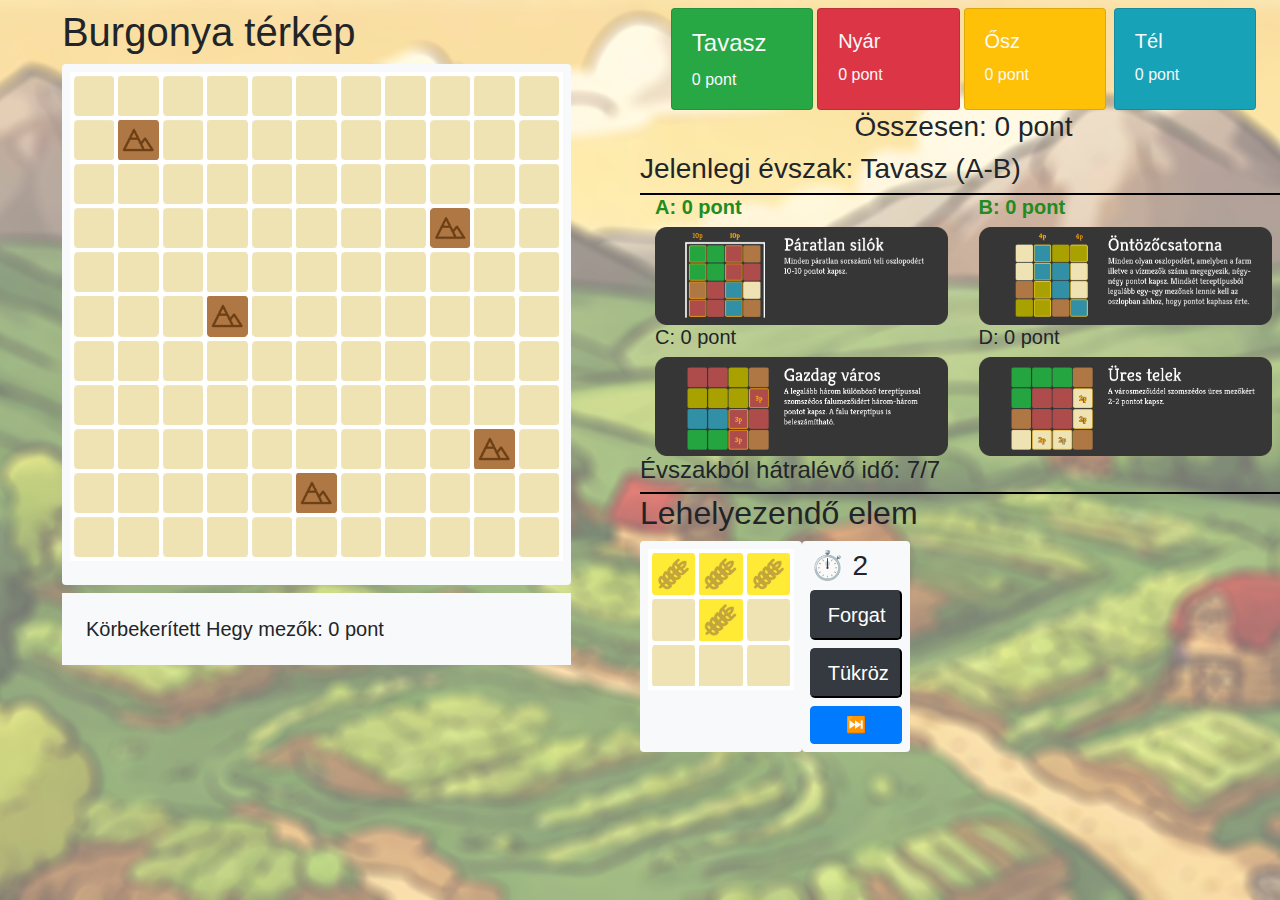
<file: index.html>
<!DOCTYPE html>
<html lang="en">
<head>
    <meta charset="UTF-8">
    <meta name="viewport" content="width=device-width, initial-scale=1.0">
    <title>Burgonya térkép</title>
    
    
    <link rel="stylesheet" href="https://cdn.jsdelivr.net/npm/bootstrap@4.3.1/dist/css/bootstrap.min.css" integrity="sha384-ggOyR0iXCbMQv3Xipma34MD+dH/1fQ784/j6cY/iJTQUOhcWr7x9JvoRxT2MZw1T" crossorigin="anonymous">

    <link rel="stylesheet" href="index.css">

</head>
<body>
    <div id="end" class="bg-success text-light text-center"></div>
    
    <div class="m-3 m-xl-2">
        <div class="row">
            <div class="col-12 col-xl-5 mx-auto">
                <h1>Burgonya térkép</h1>
                <div class="bg-light rounded p-2 mb-2">
                    <table id="board" class="table"></table>
                </div>
                <div class="p-4 bg-light">
                    <h5 id="missionMountains" class="my-auto">Körbekerített Hegy mezők: 0 pont</h5>
                </div>
            </div>
            <div class="col-12 col-xl-6 col-xxl-4">
                <div class="row justify-content-center">
                        <div class="card text-light bg-success mx-1" style="width: 22%;">
                            <div class="card-body">
                            <h4 class="card-title">Tavasz</h4>
                            <h6 class="card-text" id="s0Display">0 pont</h6>
                            </div>
                        </div>
                        <div class="card text-light bg-danger m-x1" style="width: 22%;">
                            <div class="card-body">
                            <h5 class="card-title">Nyár</h5>
                            <h6 class="card-text" id="s1Display">0 pont</h6>
                            </div>
                        </div>
                        <div class="card text-light bg-warning mx-1" style="width: 22%;">
                            <div class="card-body">
                            <h5 class="card-title">Ősz</h5>
                            <h6 class="card-text" id="s2Display">0 pont</h6>
                            </div>
                        </div>
                        <div class="card text-light bg-info mx-1" style="width: 22%;">
                            <div class="card-body">
                            <h5 class="card-title">Tél</h5>
                            <h6 class="card-text" id="s3Display">0 pont</h6>
                            </div>
                        </div>
                        <h3 id="gameScoreDisplay" class="mx-auto">Összesen: 0 pont</h3>
                    
                </div>
                <div class="row bb">
                    <h3>Jelenlegi évszak: <span id="seasonDisplay"></span></h3>
                </div>
                <div class="row" id="missionsDisplay">
                    <!--
                    <div class="col-6">
                        <h4 id="missionA">A: 0 pont</h4>
                        <img src="assets/missions_hun/hatarvidek.png" class="img-fluid">

                        <h4 id="missionC">C: 0 pont</h4>
                        <img src="assets/missions_hun/erdoszele.png" class="img-fluid">
                    </div>
                    <div class="col-6">
                        <h4 id="missionB">B: 0 pont</h4>
                        <img src="assets/missions_hun/almosvolgy.png" class="img-fluid">

                        <h4 id="missionD">D: 0 pont</h4>
                        <img src="assets/missions_hun/krumpliontozes.png" class="img-fluid">
                    </div>
                    -->
                </div>
                <div class="row bb">
                    <h4>Évszakból hátralévő idő: <span id="elapsedTimeDisplay">7</span>/7</h4>
                </div>
                <div class="row"> <h2 >Lehelyezendő elem</h2> </div>
               
                <div class="row ">
                    <div class="col-6 col-xl-3 p-2 bg-light rounded" >
                        <table id="elementDisplay" class="table"></table>
                        
                        
                    </div>
                    <div class="col-6 col-xl-2 p-2 bg-light rounded">
                            <h3 class="">⏱ <span id="timeDisplay"></span></h3>
                            <button id="rotate" class="button btn-block btn-lg btn-dark mx-1 mx-auto">Forgat</button>
                            <button id="mirror" class="button btn-block btn-lg btn-dark mx-1 mx-auto">Tükröz</button>
                            <button id="skip" class="button btn btn-block btn-primary mx-1 mx-auto">⏭</button>
                    </div>
                    
                    
                    
                </div>
                
            </div>
        </div>
    </div>
    
    

    <script src="script.js"></script>
</body>
</html>
</file>
<file: index.css>
td,tr{
    border: 4px solid white;
    
}

table{
    aspect-ratio: 1/1;
}

td{
    /*background-color: rgb(239,226,179);*/
    background-image: url("./assets/tiles/base_tile.png");
    background-position: center;
    background-size:cover;
    width: 30px;
    height: 30px;
}
.m{
    /*background-color: rgb(174,119,68);*/
    background-image: url("./assets/tiles/mountain_tile.png");
    
}
.b{
    background-image: url("./assets/tiles/base_tile.png");
}
.w{
    /*background-color: rgb(89,210,236);*/
    background-image: url("./assets/tiles/water_tile.png");
}
.fo{
    background-image: url("./assets/tiles/forest_tile.png");
}
.fa{
    background-image: url("./assets/tiles/plains_tile.png");
}
.t{
    background-image: url("./assets/tiles/village_tile.png");
}

.bb{
    border-bottom: 2px solid black;
}
body{
    background-image: url("./assets/landscape.png");
    background-attachment: fixed;
    background-position: center;
    background-repeat: no-repeat;
    background-size: cover;

}
.highlight{
    border: 5px dashed rgb(225,200,165);
}
.missionHighlight{
    color: forestgreen;
    font-weight: bold;
    
}
</file>
